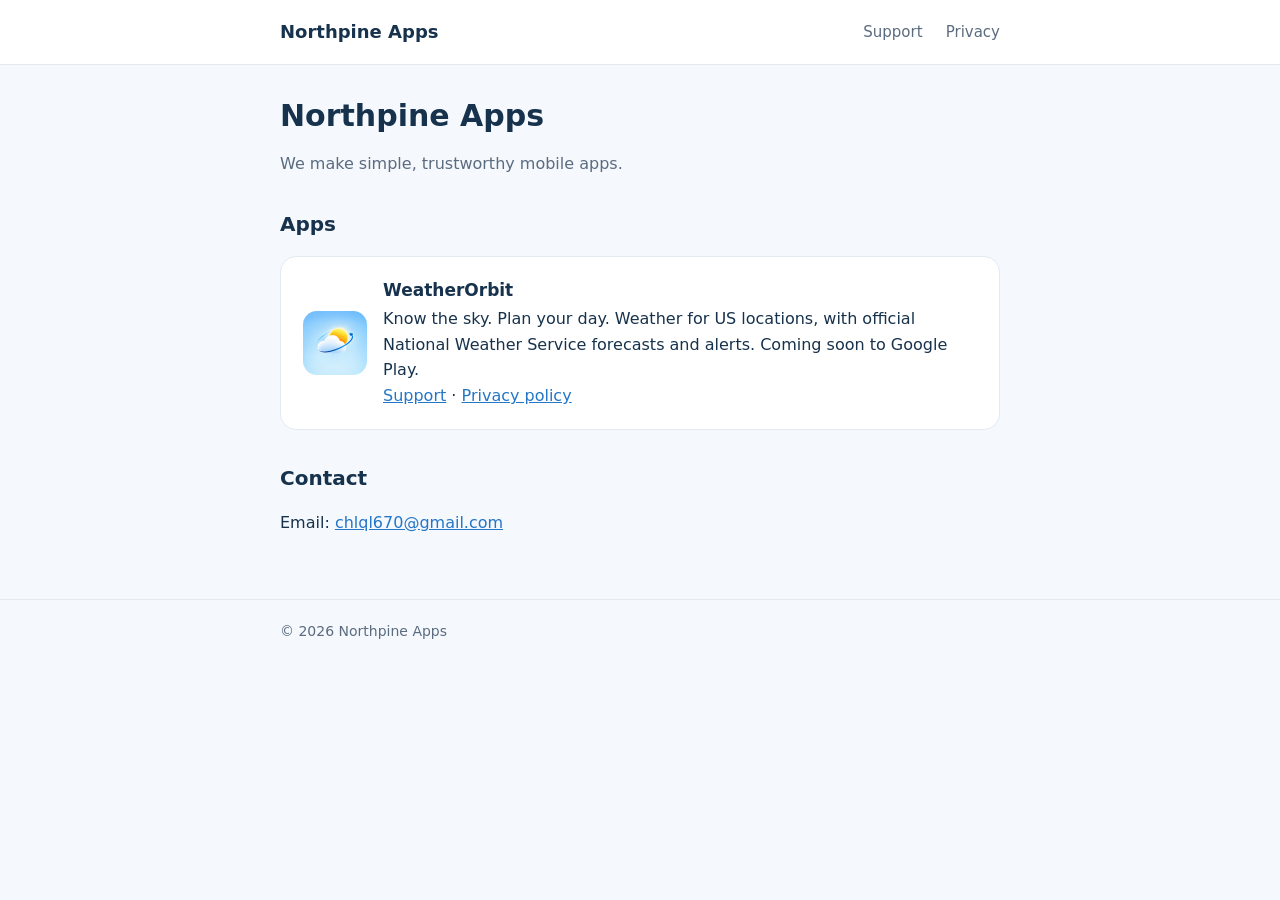
<file: index.html>
<!doctype html>
<html lang="en">
<head>
  <meta charset="utf-8">
  <meta name="viewport" content="width=device-width, initial-scale=1">
  <title>Northpine Apps</title>
  <meta name="description" content="Northpine Apps makes simple, trustworthy mobile apps.">
  <link rel="stylesheet" href="/assets/site.css">
</head>
<body>
  <header class="site">
    <div class="inner">
      <a class="brand" href="/">Northpine Apps</a>
      <nav>
        <a href="/weatherorbit/support/">Support</a>
        <a href="/weatherorbit/privacy/">Privacy</a>
      </nav>
    </div>
  </header>

  <main>
    <h1>Northpine Apps</h1>
    <p class="muted">We make simple, trustworthy mobile apps.</p>

    <h2>Apps</h2>
    <div class="card app">
      <img src="/assets/weatherorbit-icon.png" alt="WeatherOrbit app icon">
      <div>
        <h3>WeatherOrbit</h3>
        <p>Know the sky. Plan your day. Weather for US locations, with official National Weather Service forecasts and alerts. Coming soon to Google Play.</p>
        <p><a href="/weatherorbit/support/">Support</a> · <a href="/weatherorbit/privacy/">Privacy policy</a></p>
      </div>
    </div>

    <h2>Contact</h2>
    <p>Email: <a href="mailto:chlql670@gmail.com">chlql670@gmail.com</a></p>
  </main>

  <footer class="site">
    <div class="inner">© 2026 Northpine Apps</div>
  </footer>
</body>
</html>
</file>
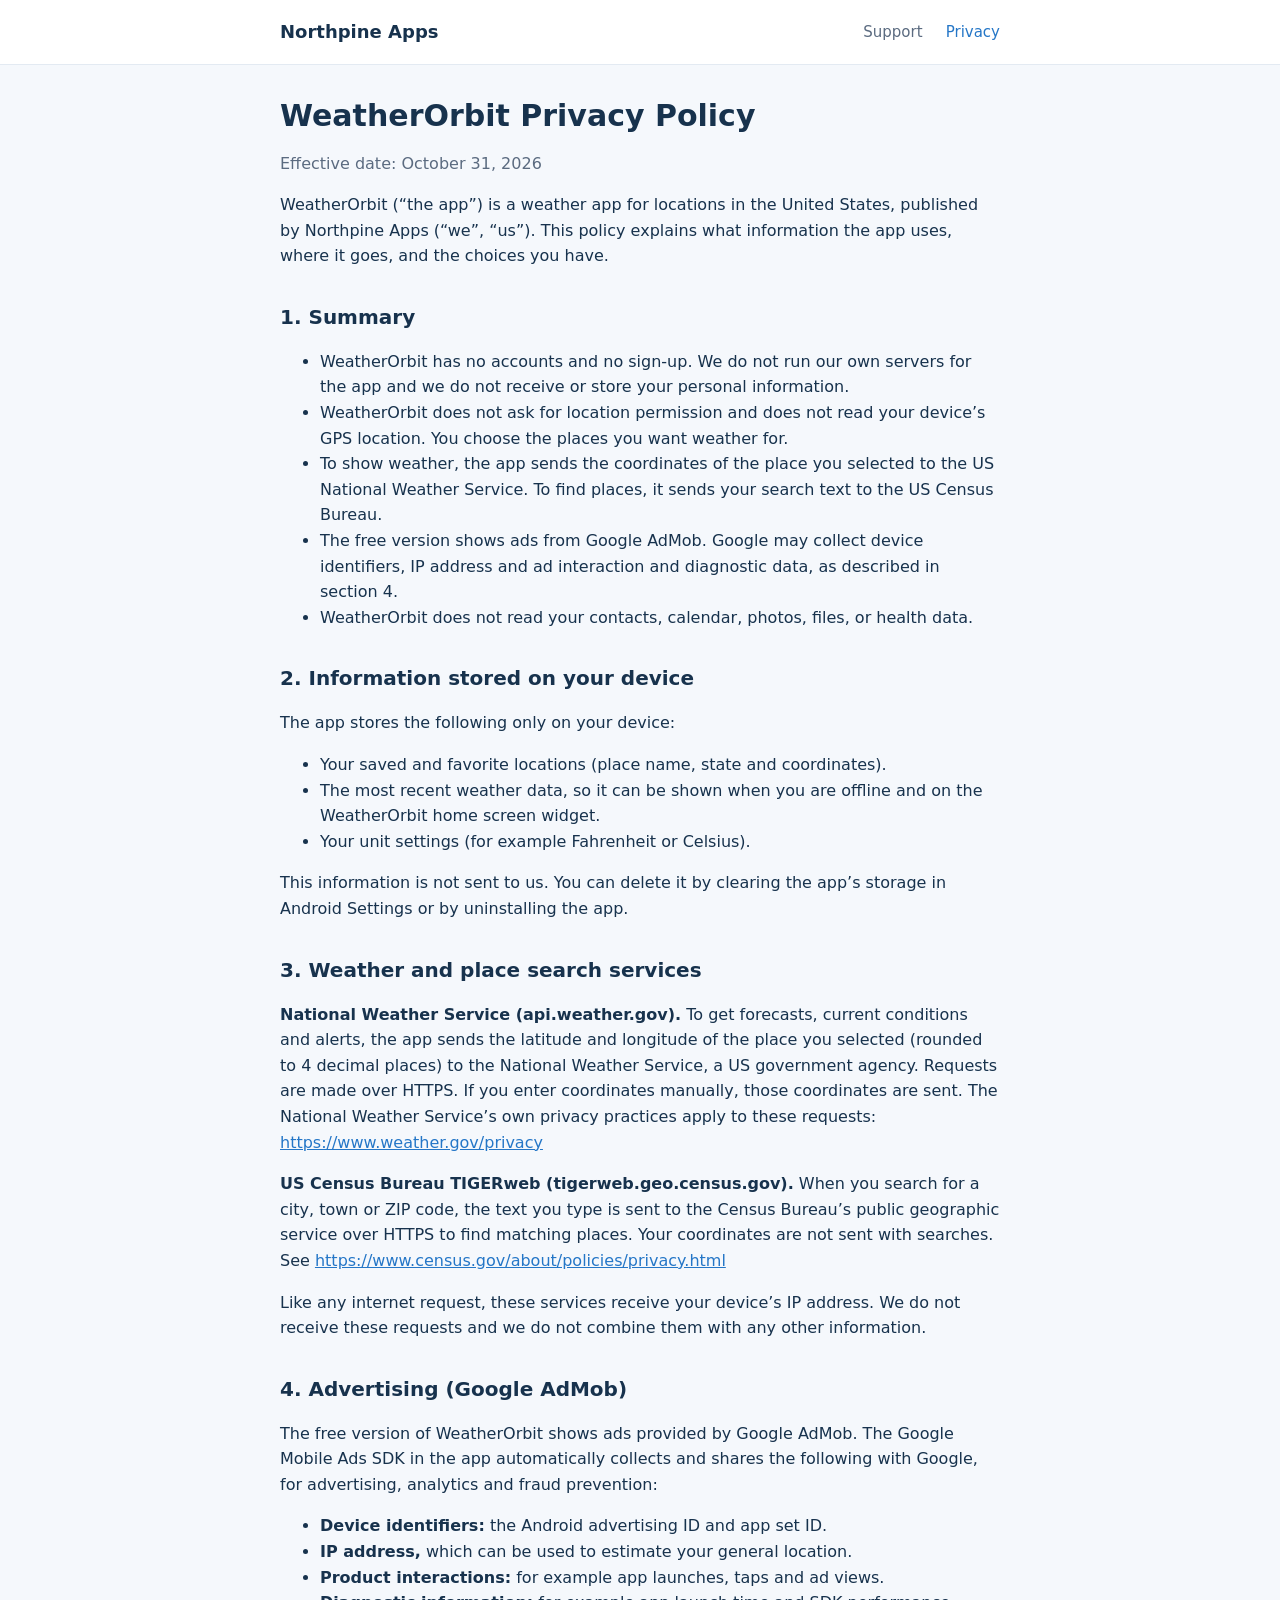
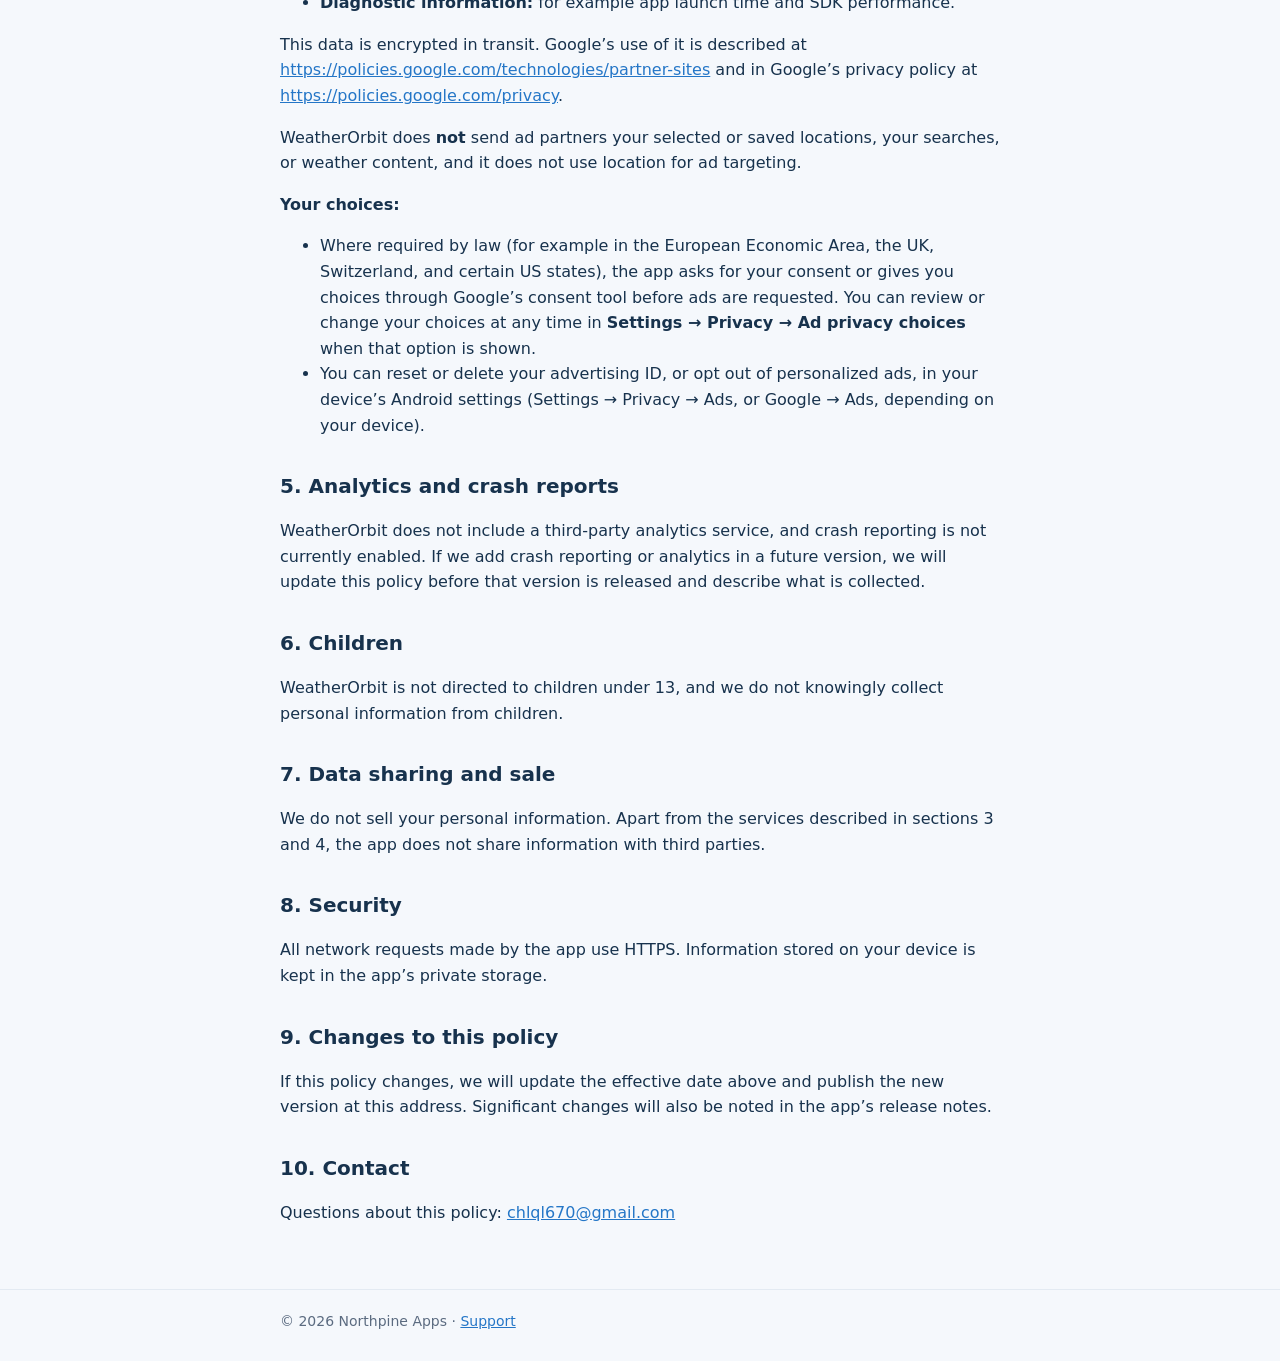
<file: daycast/privacy/index.html>
<!doctype html>
<html lang="en">
<head>
  <meta charset="utf-8">
  <title>Moved – WeatherOrbit</title>
  <meta http-equiv="refresh" content="0; url=/weatherorbit/privacy/">
  <link rel="canonical" href="https://northpine-studio.github.io/weatherorbit/privacy/">
</head>
<body><p>DayCast is now WeatherOrbit. This page has moved to <a href="/weatherorbit/privacy/">/weatherorbit/privacy/</a>.</p></body>
</html>
</file>
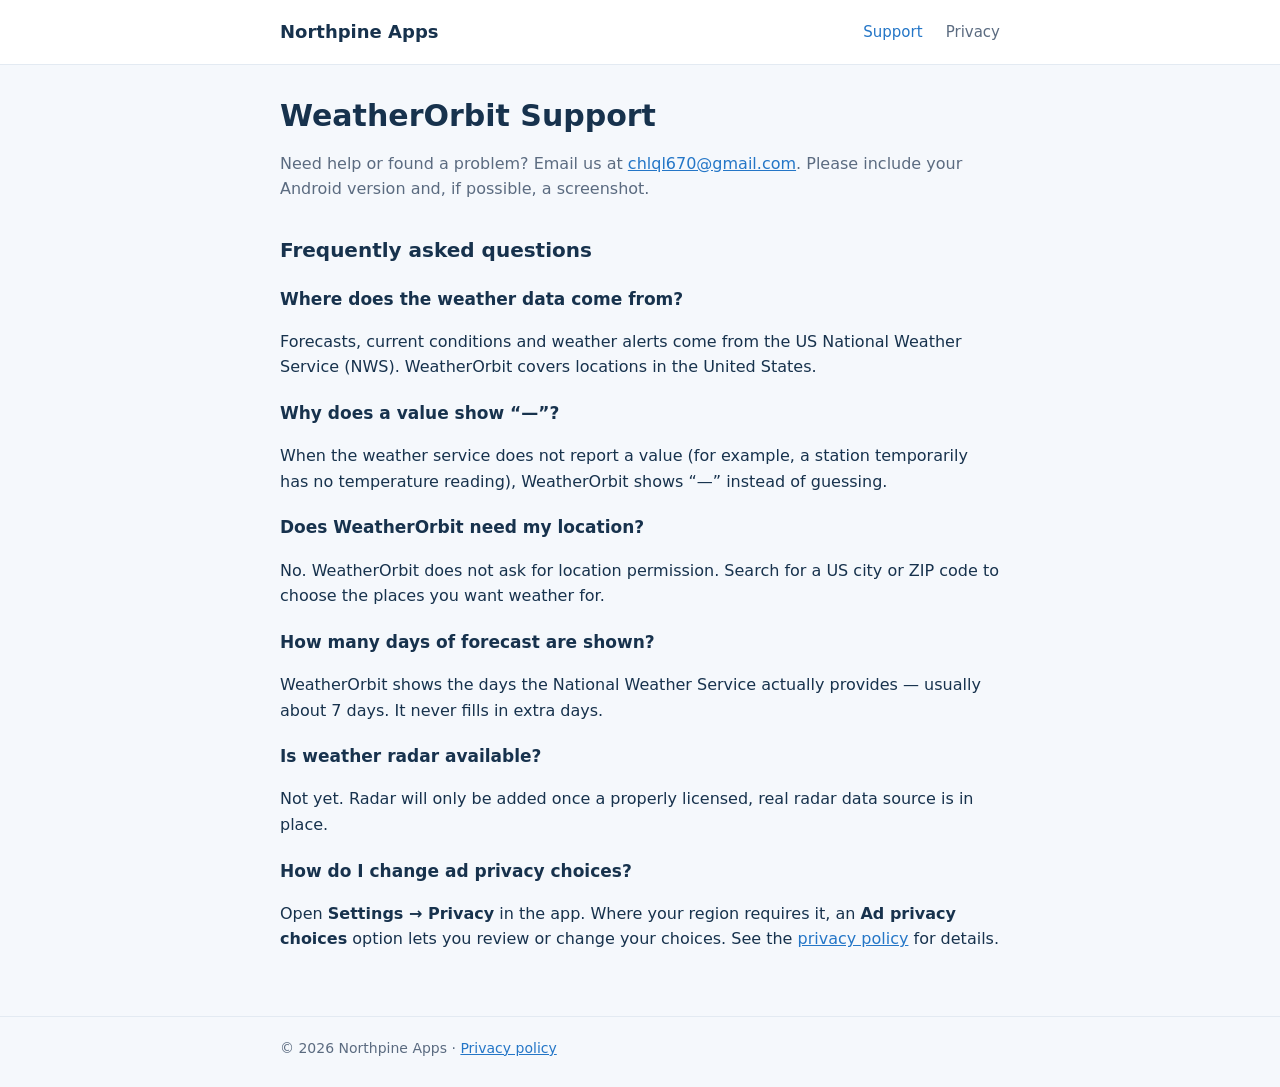
<file: daycast/support/index.html>
<!doctype html>
<html lang="en">
<head>
  <meta charset="utf-8">
  <title>Moved – WeatherOrbit</title>
  <meta http-equiv="refresh" content="0; url=/weatherorbit/support/">
  <link rel="canonical" href="https://northpine-studio.github.io/weatherorbit/support/">
</head>
<body><p>DayCast is now WeatherOrbit. This page has moved to <a href="/weatherorbit/support/">/weatherorbit/support/</a>.</p></body>
</html>
</file>
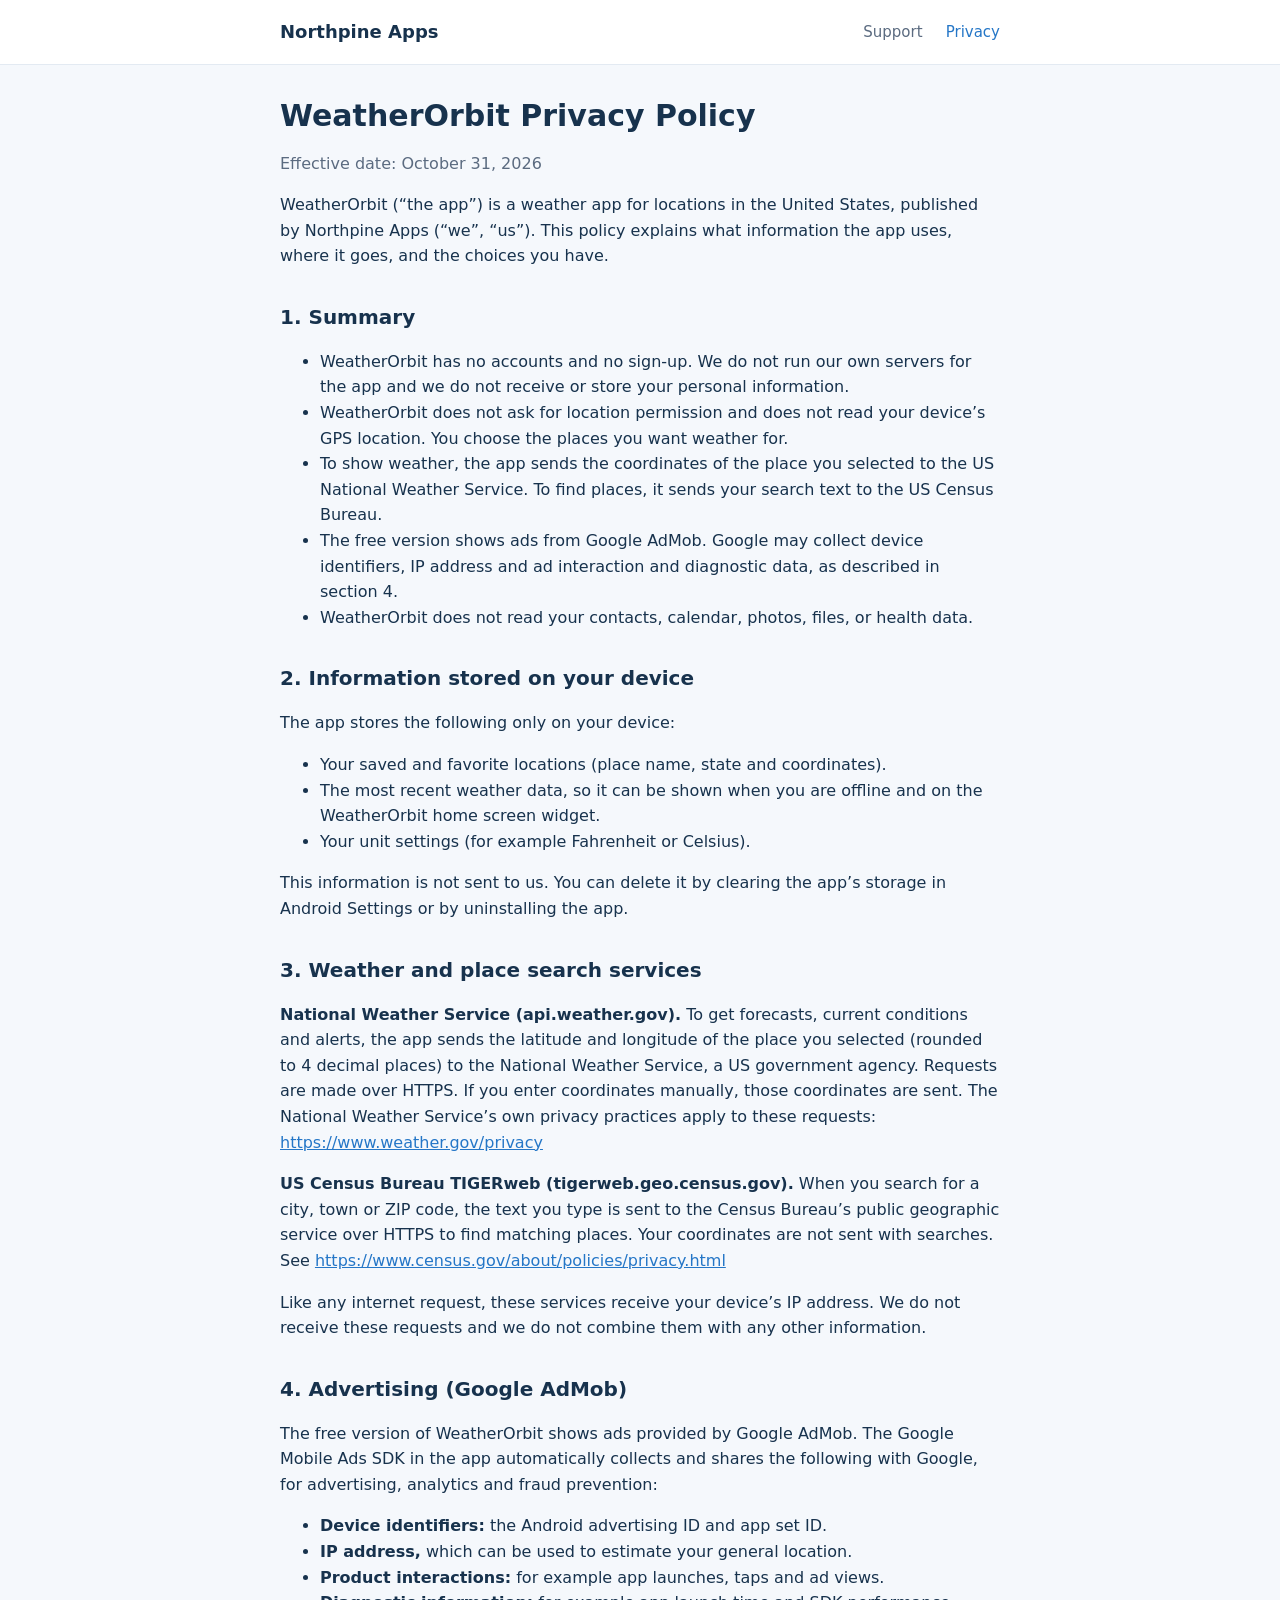
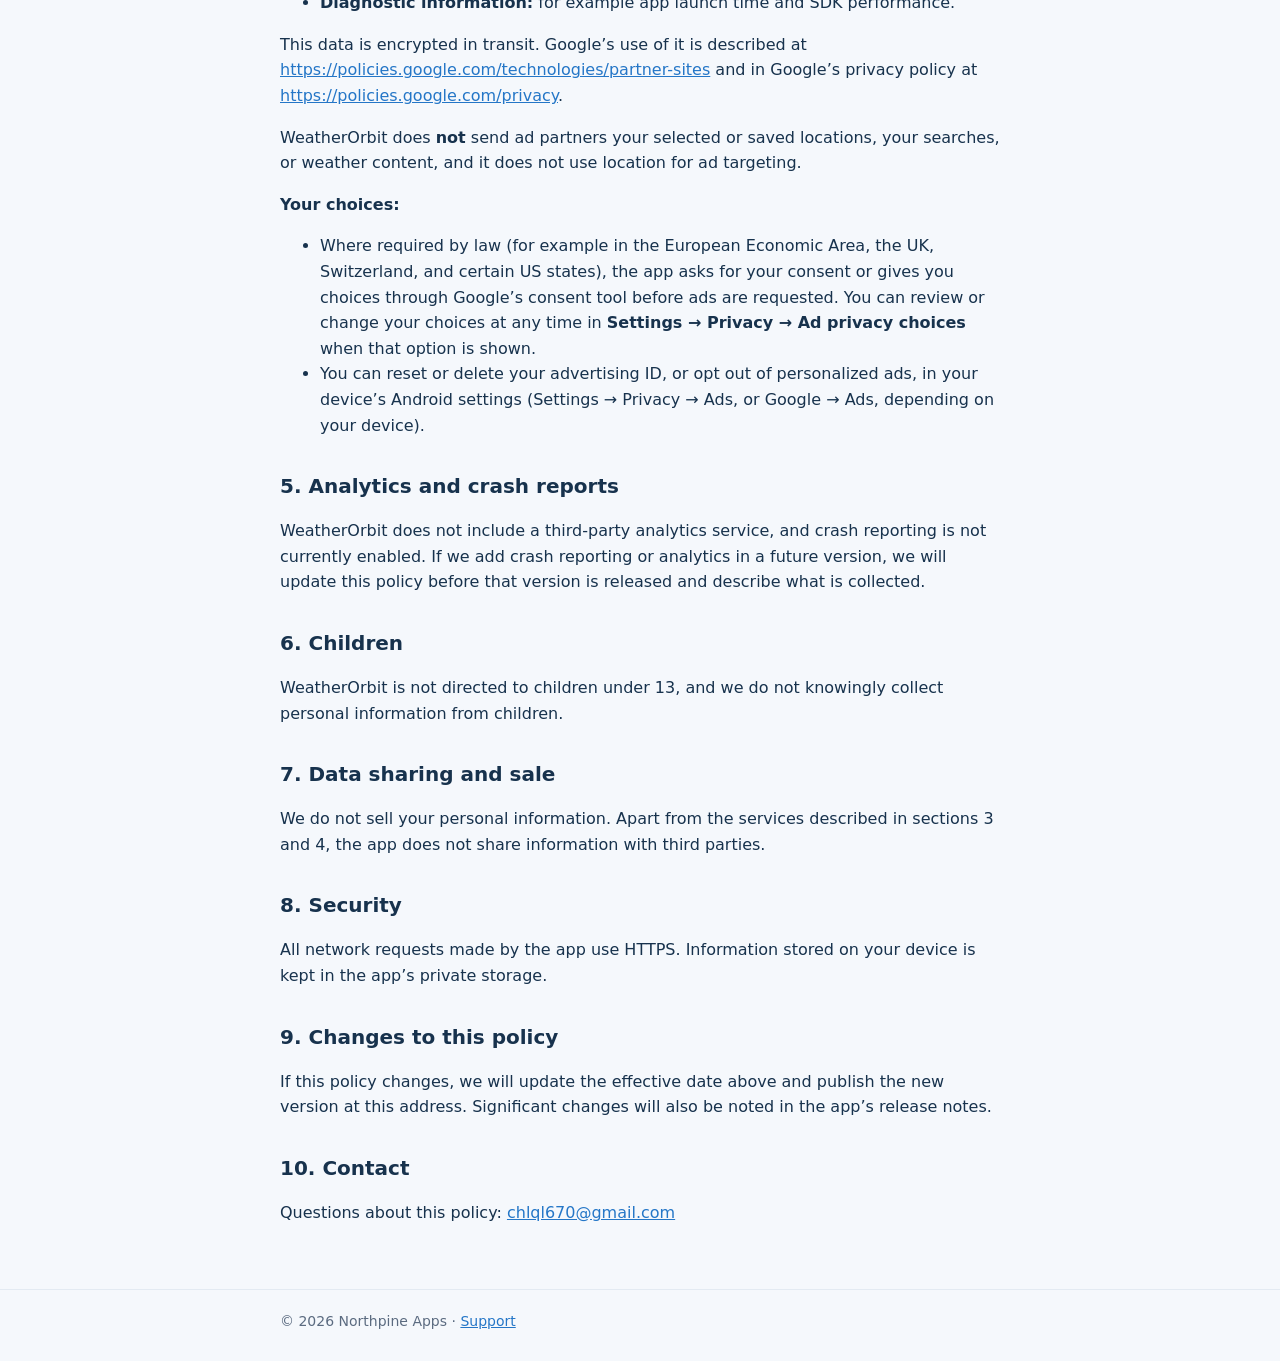
<file: weatherorbit/privacy/index.html>
<!doctype html>
<html lang="en">
<head>
  <meta charset="utf-8">
  <meta name="viewport" content="width=device-width, initial-scale=1">
  <title>WeatherOrbit Privacy Policy – Northpine Apps</title>
  <link rel="stylesheet" href="/assets/site.css">
</head>
<body>
  <header class="site">
    <div class="inner">
      <a class="brand" href="/">Northpine Apps</a>
      <nav>
        <a href="/weatherorbit/support/">Support</a>
        <a href="/weatherorbit/privacy/" aria-current="page">Privacy</a>
      </nav>
    </div>
  </header>

  <main>
    <h1>WeatherOrbit Privacy Policy</h1>
    <p class="muted">Effective date: October 31, 2026</p>

    <p>WeatherOrbit (“the app”) is a weather app for locations in the United States, published by Northpine Apps (“we”, “us”). This policy explains what information the app uses, where it goes, and the choices you have.</p>

    <h2>1. Summary</h2>
    <ul>
      <li>WeatherOrbit has no accounts and no sign-up. We do not run our own servers for the app and we do not receive or store your personal information.</li>
      <li>WeatherOrbit does not ask for location permission and does not read your device’s GPS location. You choose the places you want weather for.</li>
      <li>To show weather, the app sends the coordinates of the place you selected to the US National Weather Service. To find places, it sends your search text to the US Census Bureau.</li>
      <li>The free version shows ads from Google AdMob. Google may collect device identifiers, IP address and ad interaction and diagnostic data, as described in section 4.</li>
      <li>WeatherOrbit does not read your contacts, calendar, photos, files, or health data.</li>
    </ul>

    <h2>2. Information stored on your device</h2>
    <p>The app stores the following only on your device:</p>
    <ul>
      <li>Your saved and favorite locations (place name, state and coordinates).</li>
      <li>The most recent weather data, so it can be shown when you are offline and on the WeatherOrbit home screen widget.</li>
      <li>Your unit settings (for example Fahrenheit or Celsius).</li>
    </ul>
    <p>This information is not sent to us. You can delete it by clearing the app’s storage in Android Settings or by uninstalling the app.</p>

    <h2>3. Weather and place search services</h2>
    <p><strong>National Weather Service (api.weather.gov).</strong> To get forecasts, current conditions and alerts, the app sends the latitude and longitude of the place you selected (rounded to 4 decimal places) to the National Weather Service, a US government agency. Requests are made over HTTPS. If you enter coordinates manually, those coordinates are sent. The National Weather Service’s own privacy practices apply to these requests: <a href="https://www.weather.gov/privacy">https://www.weather.gov/privacy</a></p>
    <p><strong>US Census Bureau TIGERweb (tigerweb.geo.census.gov).</strong> When you search for a city, town or ZIP code, the text you type is sent to the Census Bureau’s public geographic service over HTTPS to find matching places. Your coordinates are not sent with searches. See <a href="https://www.census.gov/about/policies/privacy.html">https://www.census.gov/about/policies/privacy.html</a></p>
    <p>Like any internet request, these services receive your device’s IP address. We do not receive these requests and we do not combine them with any other information.</p>

    <h2>4. Advertising (Google AdMob)</h2>
    <p>The free version of WeatherOrbit shows ads provided by Google AdMob. The Google Mobile Ads SDK in the app automatically collects and shares the following with Google, for advertising, analytics and fraud prevention:</p>
    <ul>
      <li><strong>Device identifiers:</strong> the Android advertising ID and app set ID.</li>
      <li><strong>IP address,</strong> which can be used to estimate your general location.</li>
      <li><strong>Product interactions:</strong> for example app launches, taps and ad views.</li>
      <li><strong>Diagnostic information:</strong> for example app launch time and SDK performance.</li>
    </ul>
    <p>This data is encrypted in transit. Google’s use of it is described at <a href="https://policies.google.com/technologies/partner-sites">https://policies.google.com/technologies/partner-sites</a> and in Google’s privacy policy at <a href="https://policies.google.com/privacy">https://policies.google.com/privacy</a>.</p>
    <p>WeatherOrbit does <strong>not</strong> send ad partners your selected or saved locations, your searches, or weather content, and it does not use location for ad targeting.</p>
    <p><strong>Your choices:</strong></p>
    <ul>
      <li>Where required by law (for example in the European Economic Area, the UK, Switzerland, and certain US states), the app asks for your consent or gives you choices through Google’s consent tool before ads are requested. You can review or change your choices at any time in <strong>Settings → Privacy → Ad privacy choices</strong> when that option is shown.</li>
      <li>You can reset or delete your advertising ID, or opt out of personalized ads, in your device’s Android settings (Settings → Privacy → Ads, or Google → Ads, depending on your device).</li>
    </ul>

    <h2>5. Analytics and crash reports</h2>
    <p>WeatherOrbit does not include a third-party analytics service, and crash reporting is not currently enabled. If we add crash reporting or analytics in a future version, we will update this policy before that version is released and describe what is collected.</p>

    <h2>6. Children</h2>
    <p>WeatherOrbit is not directed to children under 13, and we do not knowingly collect personal information from children.</p>

    <h2>7. Data sharing and sale</h2>
    <p>We do not sell your personal information. Apart from the services described in sections 3 and 4, the app does not share information with third parties.</p>

    <h2>8. Security</h2>
    <p>All network requests made by the app use HTTPS. Information stored on your device is kept in the app’s private storage.</p>

    <h2>9. Changes to this policy</h2>
    <p>If this policy changes, we will update the effective date above and publish the new version at this address. Significant changes will also be noted in the app’s release notes.</p>

    <h2>10. Contact</h2>
    <p>Questions about this policy: <a href="mailto:chlql670@gmail.com">chlql670@gmail.com</a></p>
  </main>

  <footer class="site">
    <div class="inner">© 2026 Northpine Apps · <a href="/weatherorbit/support/">Support</a></div>
  </footer>
</body>
</html>
</file>
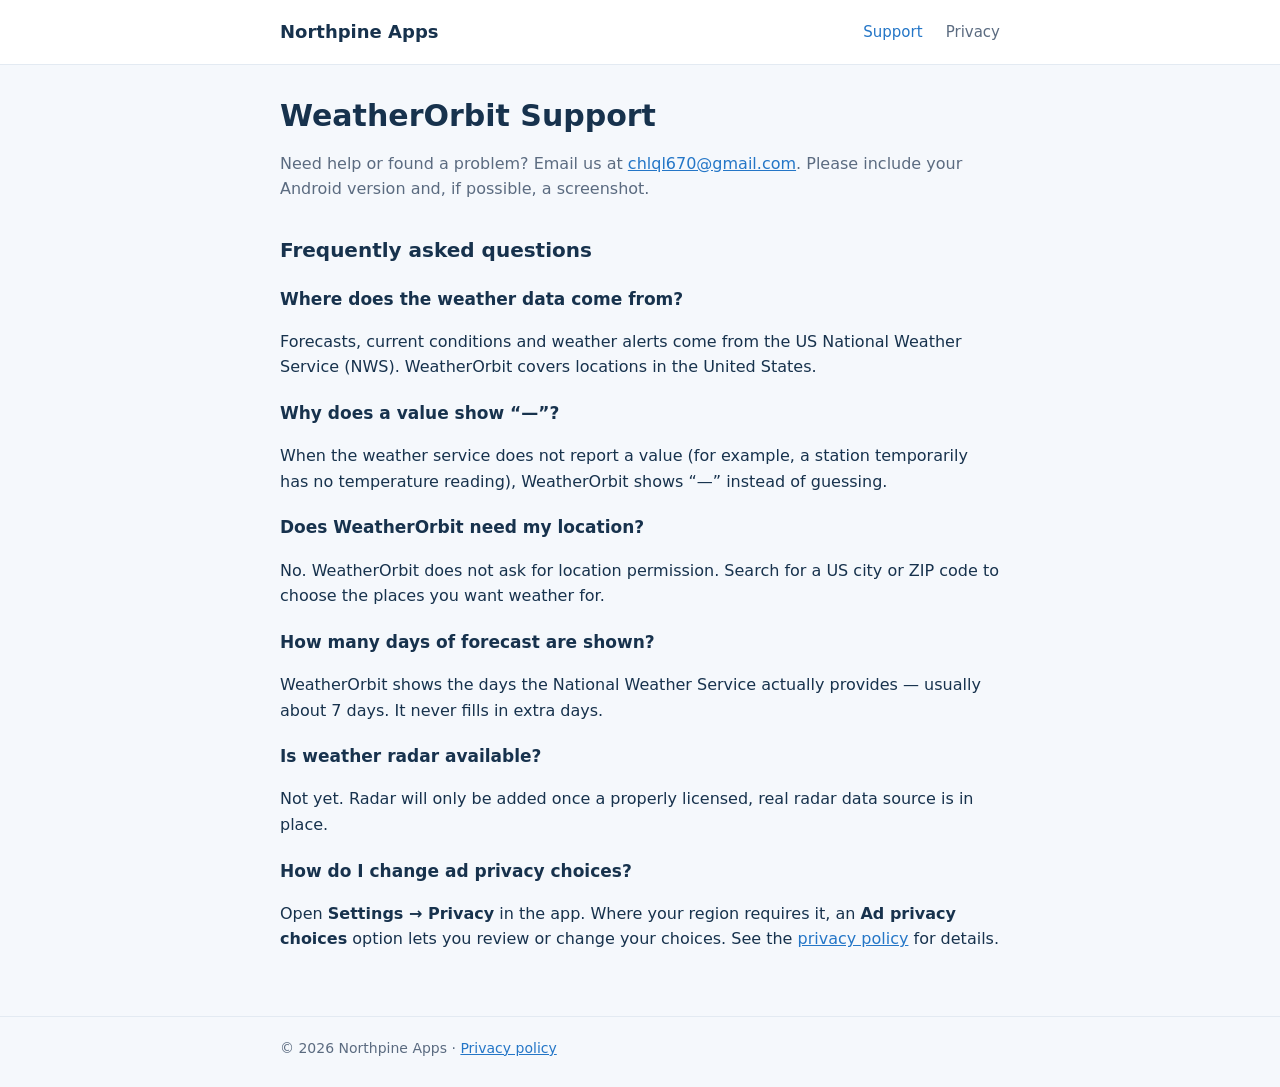
<file: weatherorbit/support/index.html>
<!doctype html>
<html lang="en">
<head>
  <meta charset="utf-8">
  <meta name="viewport" content="width=device-width, initial-scale=1">
  <title>WeatherOrbit Support – Northpine Apps</title>
  <link rel="stylesheet" href="/assets/site.css">
</head>
<body>
  <header class="site">
    <div class="inner">
      <a class="brand" href="/">Northpine Apps</a>
      <nav>
        <a href="/weatherorbit/support/" aria-current="page">Support</a>
        <a href="/weatherorbit/privacy/">Privacy</a>
      </nav>
    </div>
  </header>

  <main>
    <h1>WeatherOrbit Support</h1>
    <p class="muted">Need help or found a problem? Email us at <a href="mailto:chlql670@gmail.com">chlql670@gmail.com</a>. Please include your Android version and, if possible, a screenshot.</p>

    <h2>Frequently asked questions</h2>

    <h3>Where does the weather data come from?</h3>
    <p>Forecasts, current conditions and weather alerts come from the US National Weather Service (NWS). WeatherOrbit covers locations in the United States.</p>

    <h3>Why does a value show “—”?</h3>
    <p>When the weather service does not report a value (for example, a station temporarily has no temperature reading), WeatherOrbit shows “—” instead of guessing.</p>

    <h3>Does WeatherOrbit need my location?</h3>
    <p>No. WeatherOrbit does not ask for location permission. Search for a US city or ZIP code to choose the places you want weather for.</p>

    <h3>How many days of forecast are shown?</h3>
    <p>WeatherOrbit shows the days the National Weather Service actually provides — usually about 7 days. It never fills in extra days.</p>

    <h3>Is weather radar available?</h3>
    <p>Not yet. Radar will only be added once a properly licensed, real radar data source is in place.</p>

    <h3>How do I change ad privacy choices?</h3>
    <p>Open <strong>Settings → Privacy</strong> in the app. Where your region requires it, an <strong>Ad privacy choices</strong> option lets you review or change your choices. See the <a href="/weatherorbit/privacy/">privacy policy</a> for details.</p>
  </main>

  <footer class="site">
    <div class="inner">© 2026 Northpine Apps · <a href="/weatherorbit/privacy/">Privacy policy</a></div>
  </footer>
</body>
</html>
</file>
<file: assets/site.css>
:root {
  --blue: #2476c7;
  --navy: #17324d;
  --bg: #f5f8fc;
  --surface: #ffffff;
  --text: #17324d;
  --muted: #5b6b80;
  --border: #e3eaf2;
}

* { box-sizing: border-box; }

html { -webkit-text-size-adjust: 100%; }

body {
  margin: 0;
  background: var(--bg);
  color: var(--text);
  font: 16px/1.6 system-ui, -apple-system, "Segoe UI", Roboto, "Helvetica Neue", Arial, sans-serif;
}

header.site {
  background: var(--surface);
  border-bottom: 1px solid var(--border);
}

header.site .inner, main, footer.site .inner {
  max-width: 760px;
  margin: 0 auto;
  padding: 0 20px;
}

header.site .inner {
  display: flex;
  align-items: center;
  justify-content: space-between;
  min-height: 64px;
}

.brand {
  font-weight: 700;
  font-size: 18px;
  color: var(--navy);
  text-decoration: none;
}

nav a {
  color: var(--muted);
  text-decoration: none;
  margin-left: 18px;
  font-size: 15px;
}

nav a:hover, nav a[aria-current="page"] { color: var(--blue); }

main { padding-top: 32px; padding-bottom: 48px; }

h1 { font-size: 30px; line-height: 1.25; margin: 0 0 8px; }
h2 { font-size: 20px; margin: 32px 0 8px; }
h3 { font-size: 17px; margin: 20px 0 6px; }

p, li { color: var(--text); }
.muted { color: var(--muted); }

a { color: var(--blue); }

.card {
  background: var(--surface);
  border: 1px solid var(--border);
  border-radius: 16px;
  padding: 20px 22px;
  margin: 16px 0;
}

.app {
  display: flex;
  gap: 16px;
  align-items: center;
}

.app img {
  width: 64px;
  height: 64px;
  border-radius: 14px;
  flex: none;
}

.app h3 { margin: 0 0 2px; }
.app p { margin: 0; }

footer.site {
  border-top: 1px solid var(--border);
  color: var(--muted);
  font-size: 14px;
}

footer.site .inner { padding-top: 20px; padding-bottom: 28px; }

a { overflow-wrap: anywhere; }
</file>
